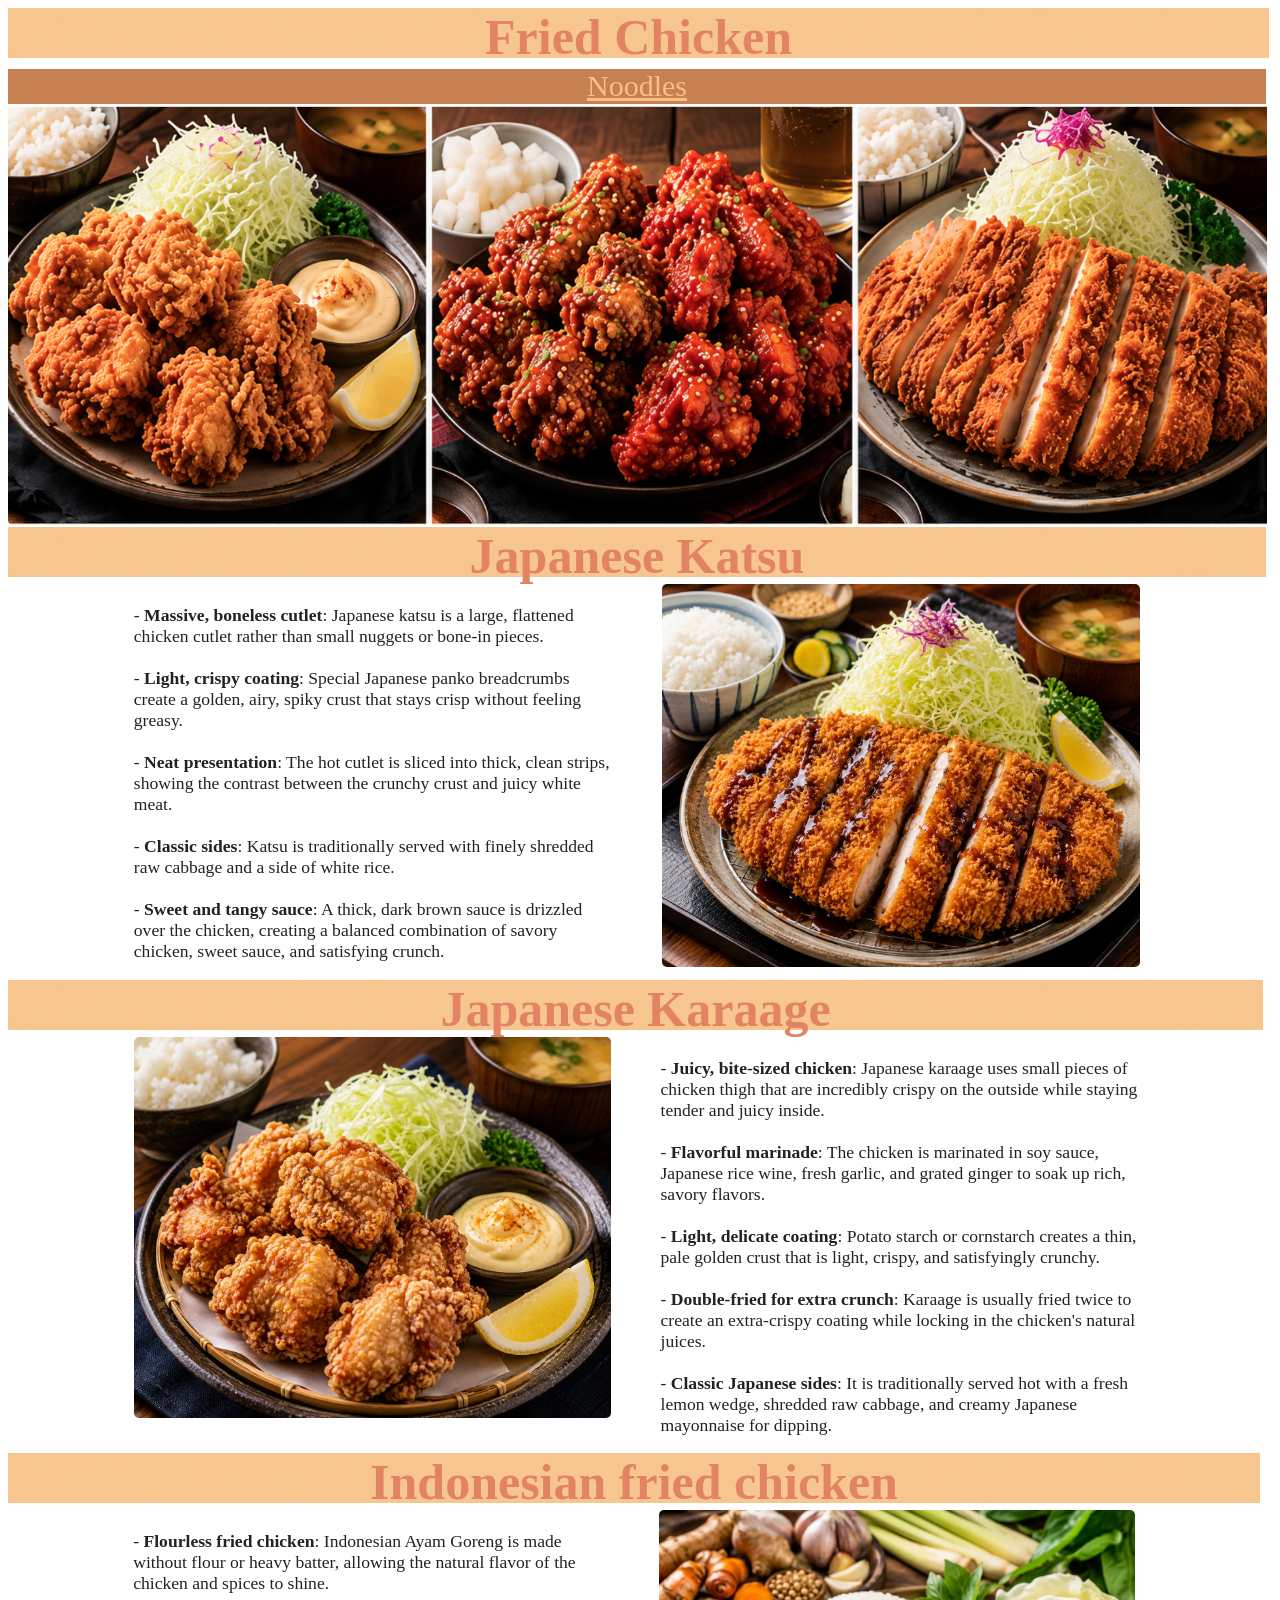
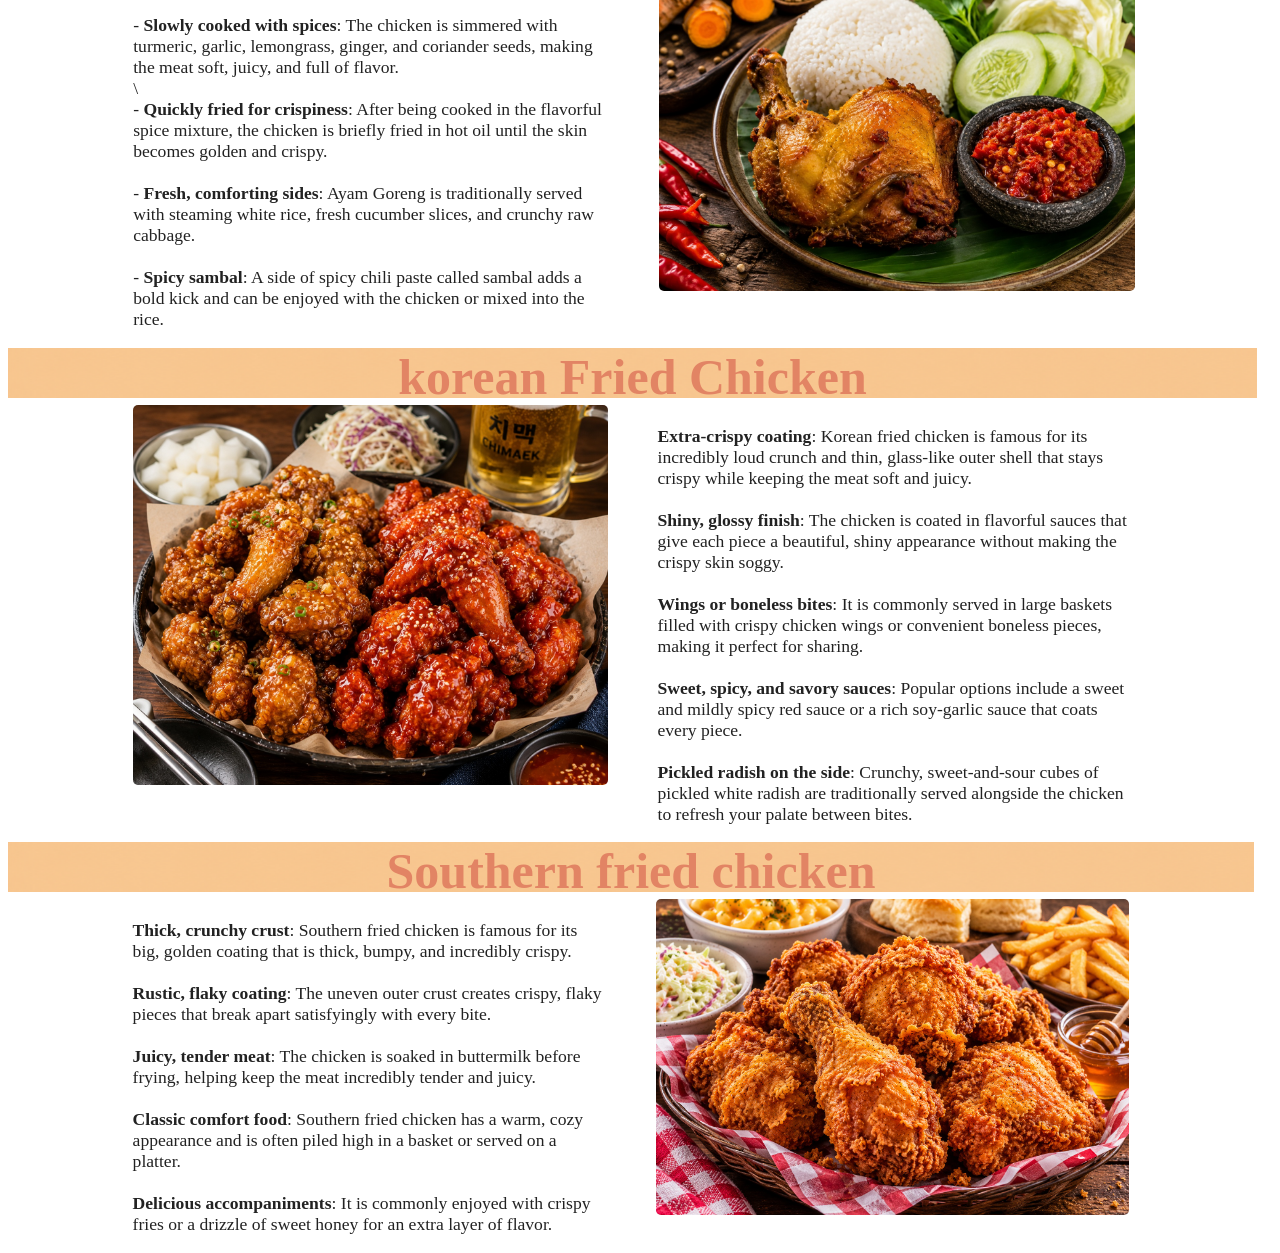
<file: index.html>
<!DOCTYPE html>
<html lang="en">
<head>
    <meta charset="UTF-8">
    <meta name="viewport" content="width=device-width, initial-scale=1.0">
    <link rel="stylesheet" href="style.css">
    <title>Fried Chicken</title>
    <link rel="icon" href="fried chicken icon.jpg">
</head>
<body>
    <section class="hero-image">
    <h1 class="hero-text">
        Fried Chicken 
    </h1>
    <section class="hero-image2">
    <a href="noodles.html">Noodles</a>
    </section>
    <main class="mainimg">
        <img src="FriedChicken2.jpg" alt="FriedChicken">
    </main> 
    <section class="hero-image">
        <h1 class="hero-text">
            Japanese Katsu            
        </h1>   
 <!-- Two columns layout start -->
    <section class="two-column">
        <div class="info">  
            <p>
- <strong>Massive, boneless cutlet</strong>: Japanese katsu is a large, flattened chicken cutlet rather than small nuggets or bone-in pieces.<br><br>

- <strong>Light, crispy coating</strong>: Special Japanese panko breadcrumbs create a golden, airy, spiky crust that stays crisp without feeling greasy.<br><br>

- <strong>Neat presentation</strong>: The hot cutlet is sliced into thick, clean strips, showing the contrast between the crunchy crust and juicy white meat.<br><br>

- <strong>Classic sides</strong>: Katsu is traditionally served with finely shredded raw cabbage and a side of white rice.<br><br>

- <strong>Sweet and tangy sauce</strong>: A thick, dark brown sauce is drizzled over the chicken, creating a balanced combination of savory chicken, sweet sauce, and satisfying crunch.</p>
        </div>
        <div class="image">
            <img src="Katsu.jpg" alt="Japanese Katsu Chicken">    
        </div> 
    </section>
    <!-- Two columns layout end -->
    <section class="hero-image">
            <h1 class="hero-text">
                Japanese Karaage           
            </h1> 
<!-- Two columns layout start -->
    <section class="two-column">
        <div class="image">
            <img src="karaage.jpg" alt="Japanese karaage Chicken">    
        </div> 
        <div class="info">  
            <p>
- <strong>Juicy, bite-sized chicken</strong>: Japanese karaage uses small pieces of chicken thigh that are incredibly crispy on the outside while staying tender and juicy inside.<br><br>

- <strong>Flavorful marinade</strong>: The chicken is marinated in soy sauce, Japanese rice wine, fresh garlic, and grated ginger to soak up rich, savory flavors.<br><br>

- <strong>Light, delicate coating</strong>: Potato starch or cornstarch creates a thin, pale golden crust that is light, crispy, and satisfyingly crunchy.<br><br>

- <strong>Double-fried for extra crunch</strong>: Karaage is usually fried twice to create an extra-crispy coating while locking in the chicken's natural juices.<br><br>

- <strong>Classic Japanese sides</strong>: It is traditionally served hot with a fresh lemon wedge, shredded raw cabbage, and creamy Japanese mayonnaise for dipping.</p>
        </div>
    </section>
    <!-- Two columns layout end -->
     <section class="hero-image">
                <h1 class="hero-text">
                    Indonesian fried chicken           
                </h1> 
    <!-- Two columns layout start -->
        <section class="two-column">
            <div class="info">  
                <p>

- <strong>Flourless fried chicken</strong>: Indonesian Ayam Goreng is made without flour or heavy batter, allowing the natural flavor of the chicken and spices to shine.<br><br>
                    
- <strong>Slowly cooked with spices</strong>: The chicken is simmered with turmeric, garlic, lemongrass, ginger, and coriander seeds, making the meat soft, juicy, and full of flavor.<br>\<br>
                    
- <strong>Quickly fried for crispiness</strong>: After being cooked in the flavorful spice mixture, the chicken is briefly fried in hot oil until the skin becomes golden and crispy.<br><br>
                    
- <strong>Fresh, comforting sides</strong>: Ayam Goreng is traditionally served with steaming white rice, fresh cucumber slices, and crunchy raw cabbage.<br><br>
                    
- <strong>Spicy sambal</strong>: A side of spicy chili paste called sambal adds a bold kick and can be enjoyed with the chicken or mixed into the rice.</p>
            </div>
            <div class="image">
                <img src="Indonesian.jpg" alt="Indonesian fried chicken">    
            </div> 
        </section>
        <!-- Two columns layout end -->
        <section class="hero-image">
                <h1 class="hero-text">
                    korean Fried Chicken           
                </h1> 
    <!-- Two columns layout start -->
        <section class="two-column">
            <div class="image">
                <img src="korean.jpg" alt="korean Fried Chicken">    
            </div> 
            <div class="info">  
                <p>
<strong>Extra-crispy coating</strong>: Korean fried chicken is famous for its incredibly loud crunch and thin, glass-like outer shell that stays crispy while keeping the meat soft and juicy.<br><br>

<strong>Shiny, glossy finish</strong>: The chicken is coated in flavorful sauces that give each piece a beautiful, shiny appearance without making the crispy skin soggy.<br><br>

<strong>Wings or boneless bites</strong>: It is commonly served in large baskets filled with crispy chicken wings or convenient boneless pieces, making it perfect for sharing.<br><br>

<strong>Sweet, spicy, and savory sauces</strong>: Popular options include a sweet and mildly spicy red sauce or a rich soy-garlic sauce that coats every piece.<br><br>

<strong>Pickled radish on the side</strong>: Crunchy, sweet-and-sour cubes of pickled white radish are traditionally served alongside the chicken to refresh your palate between bites.</p>        
            </div>
        </section>
        <!-- Two columns layout end -->
         
        <!-- Two columns layout end -->
        <section class="hero-image">
                <h1 class="hero-text">
                    Southern fried chicken           
                </h1> 
    <!-- Two columns layout start -->
        <section class="two-column">
            <div class="info">  
                <p>
<strong>Thick, crunchy crust</strong>: Southern fried chicken is famous for its big, golden coating that is thick, bumpy, and incredibly crispy.<br><br>

<strong>Rustic, flaky coating</strong>: The uneven outer crust creates crispy, flaky pieces that break apart satisfyingly with every bite.<br><br>

<strong>Juicy, tender meat</strong>: The chicken is soaked in buttermilk before frying, helping keep the meat incredibly tender and juicy.<br><br>

<strong>Classic comfort food</strong>: Southern fried chicken has a warm, cozy appearance and is often piled high in a basket or served on a platter.<br><br>

<strong>Delicious accompaniments</strong>: It is commonly enjoyed with crispy fries or a drizzle of sweet honey for an extra layer of flavor.</p>
            </div>
            <div class="image">
                <img src="southern.jpg" alt="southern Fried Chicken">    
            </div>    
        </section>
        <!-- Two columns layout end -->
</body>
</file>
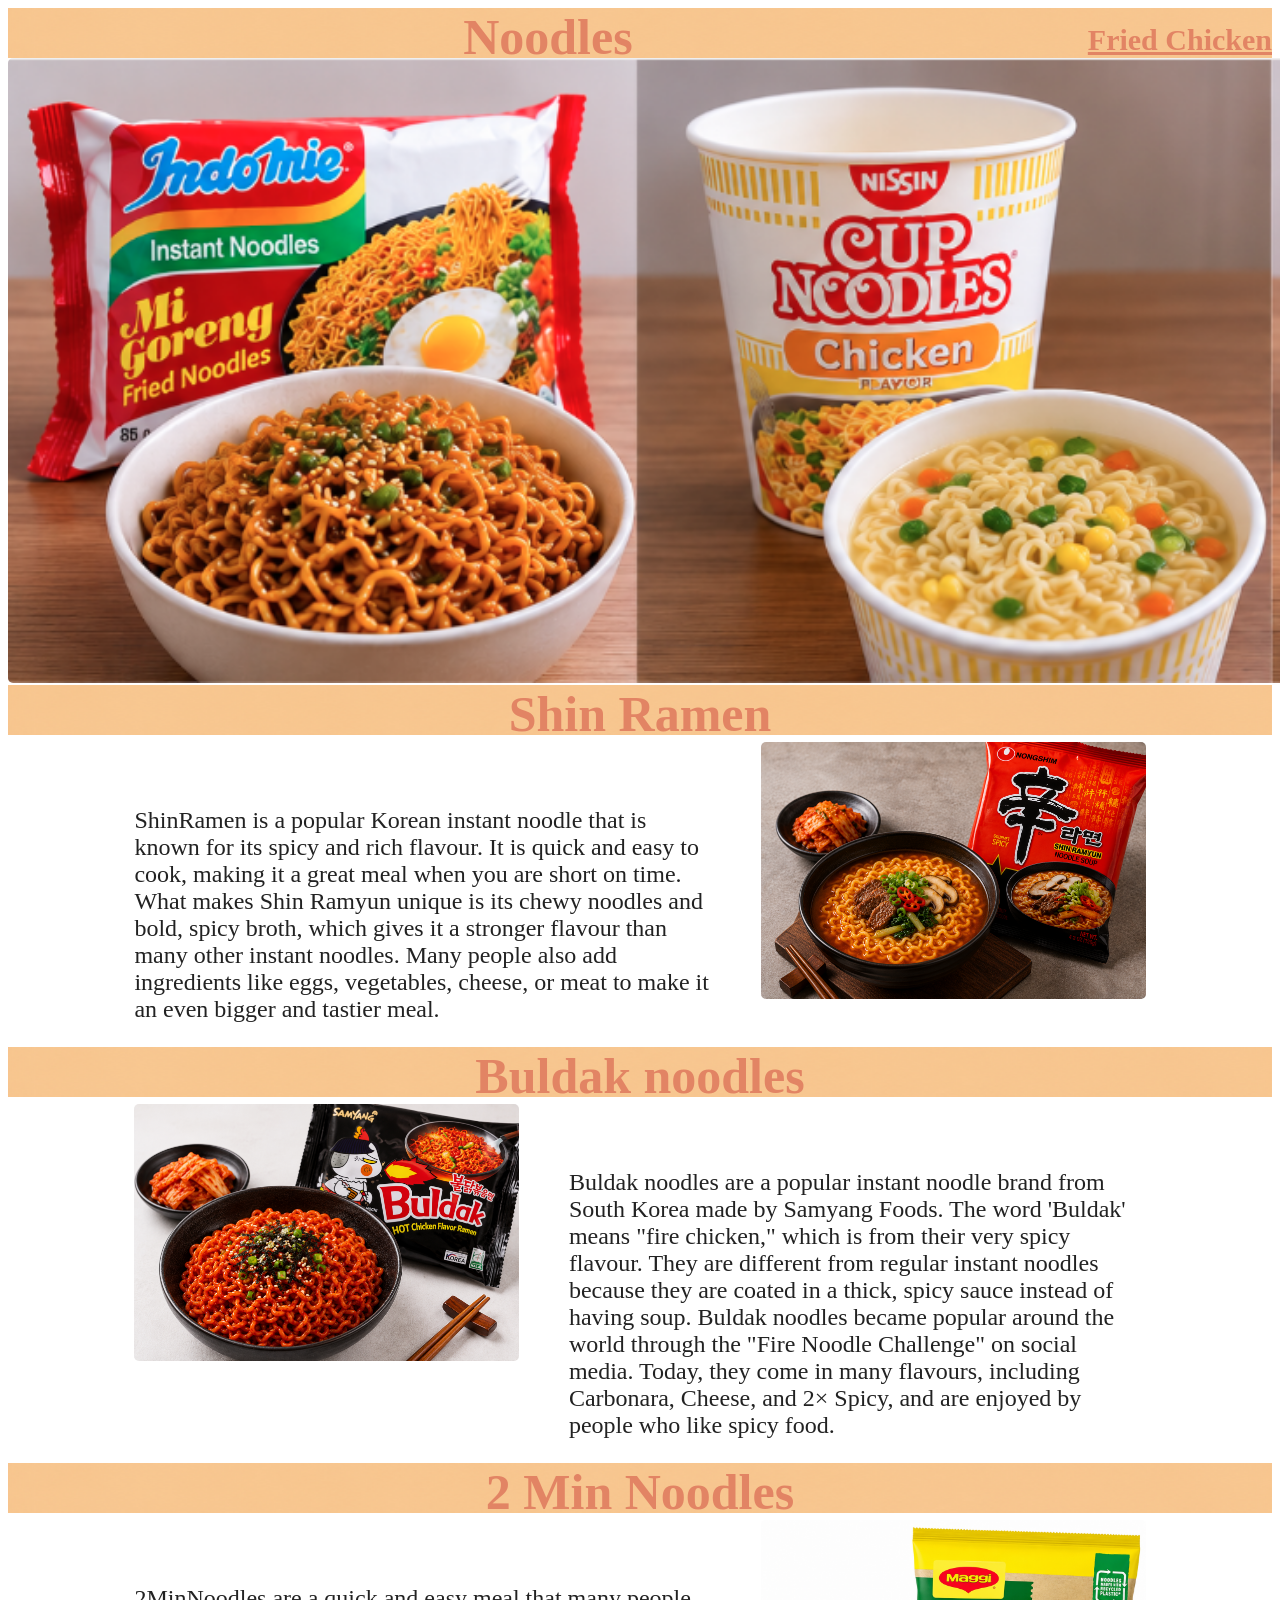
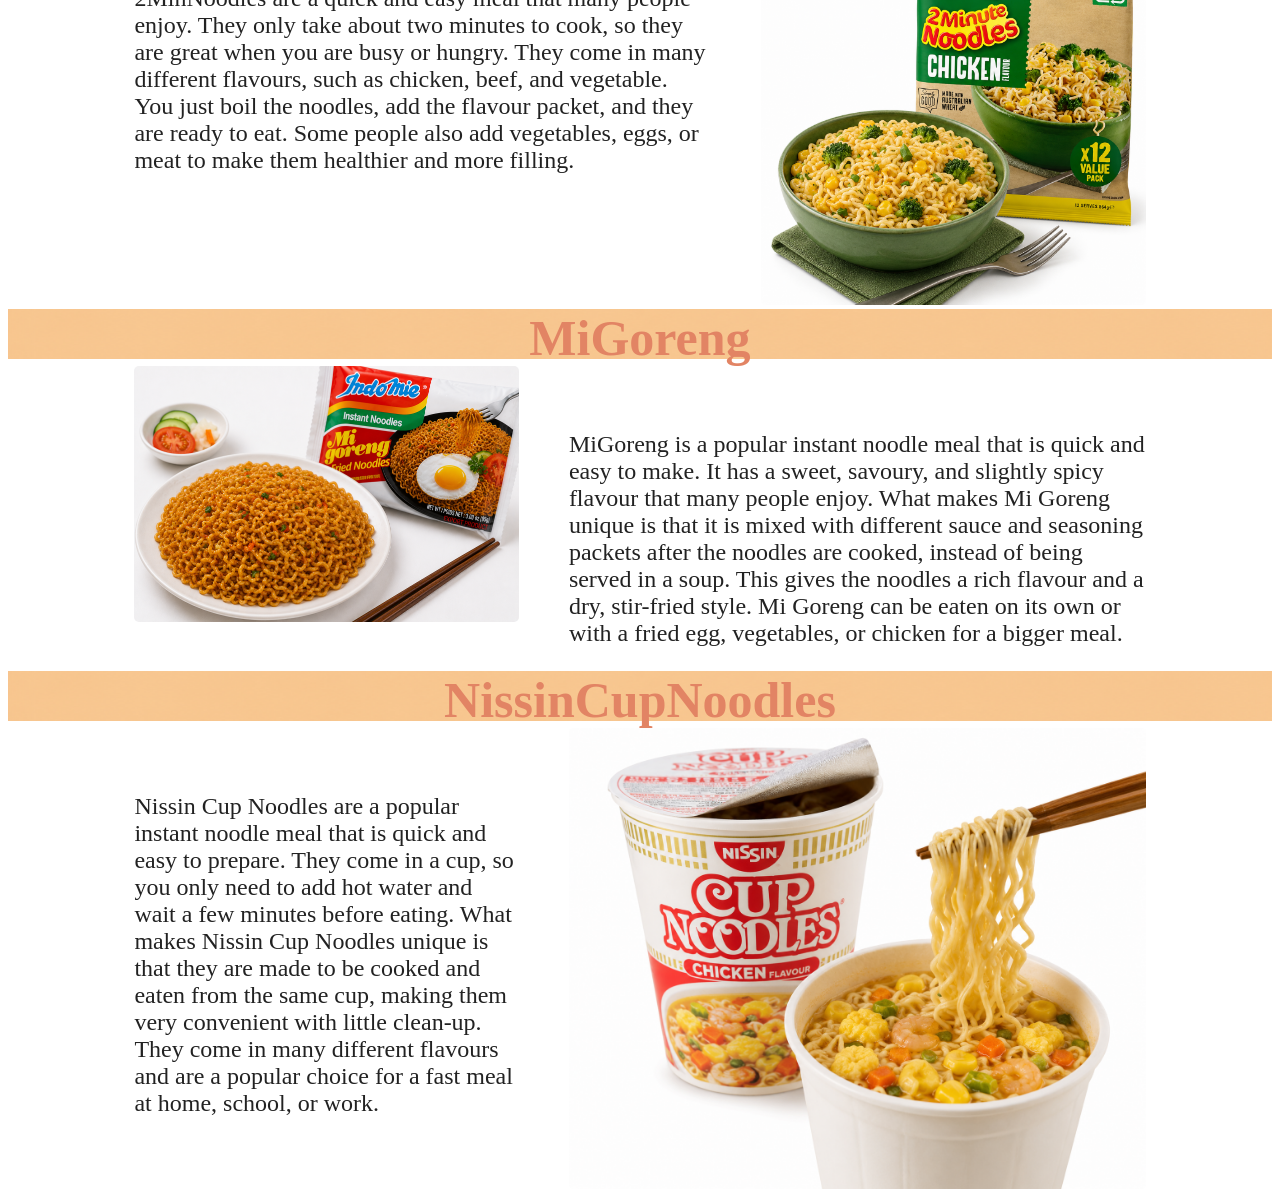
<file: Website Outcome/index.html>
<!DOCTYPE html>
<html lang="en">
<head>
    <meta charset="UTF-8">
    <meta name="viewport" content="width=device-width, initial-scale=1.0">
    <link rel="stylesheet" href="style.css">
    <title>Buldak Noodles</title>
</head>
<body>
<section class="hero-image">
    <h1 class="hero-text">
        Noodles
        <a href="file:///H:/11DTP/Website%20Outcome/friedChicken.html">Fried Chicken</a>
    </h1>
</section>   
    </section>
    <main class="mainimg">
        <img src="noodles.jpg" alt="Noodles">
    </main> 
    <section class="hero-image">
        <h1 class="hero-text">
            Shin Ramen            
        </h1>   
 <!-- Two columns layout start -->
    <section class="two-column">
        <div class="info">  
            <p>ShinRamen is a popular Korean instant noodle that is known for its spicy and rich flavour. It is quick and easy to cook, making it a great meal when you are short on time. What makes Shin Ramyun unique is its chewy noodles and bold, spicy broth, which gives it a stronger flavour than many other instant noodles. Many people also add ingredients like eggs, vegetables, cheese, or meat to make it an even bigger and tastier meal.</p>
        </div>
        <div class="image">
            <img src="ShinRamen.jpg" alt="Shin Ramen">    
        </div> 
    </section>
    <!-- Two columns layout end -->
    <section class="hero-image">
            <h1 class="hero-text">
                Buldak noodles           
            </h1> 
<!-- Two columns layout start -->
    <section class="two-column1">
        <div class="image">
            <img src="Buldak.jpg" alt="Buldak Noodles">    
        </div> 
        <div class="info">  
            <p>Buldak noodles are a popular instant noodle brand from South Korea made by Samyang Foods. The word 'Buldak' means "fire chicken," which is from their very spicy flavour. They are different from regular instant noodles because they are coated in a thick, spicy sauce instead of having soup. Buldak noodles became popular around the world through the "Fire Noodle Challenge" on social media. Today, they come in many flavours, including Carbonara, Cheese, and 2× Spicy, and are enjoyed by people who like spicy food.</p>
        </div>
    </section>
    <!-- Two columns layout end -->
     <section class="hero-image">
                <h1 class="hero-text">
                    2 Min Noodles           
                </h1> 
    <!-- Two columns layout start -->
        <section class="two-column">
            <div class="info">  
                <p>2MinNoodles are a quick and easy meal that many people enjoy. They only take about two minutes to cook, so they are great when you are busy or hungry. They come in many different flavours, such as chicken, beef, and vegetable. You just boil the noodles, add the flavour packet, and they are ready to eat. Some people also add vegetables, eggs, or meat to make them healthier and more filling.</p>
            </div>
            <div class="image">
                <img src="2MinNoodles.jpg" alt="2 Min noodles">    
            </div> 
        </section>
        <!-- Two columns layout end -->
        <section class="hero-image">
                <h1 class="hero-text">
                    MiGoreng           
                </h1> 
    <!-- Two columns layout start -->
        <section class="two-column1">
            <div class="image">
                <img src="MiGoreng.jpg" alt="MiGoreng">    
            </div> 
            <div class="info">  
                <p>MiGoreng is a popular instant noodle meal that is quick and easy to make. It has a sweet, savoury, and slightly spicy flavour that many people enjoy. What makes Mi Goreng unique is that it is mixed with different sauce and seasoning packets after the noodles are cooked, instead of being served in a soup. This gives the noodles a rich flavour and a dry, stir-fried style. Mi Goreng can be eaten on its own or with a fried egg, vegetables, or chicken for a bigger meal.</p>
            </div>
        </section>
        <!-- Two columns layout end -->
         
        <!-- Two columns layout end -->
        <section class="hero-image">
                <h1 class="hero-text">
                    NissinCupNoodles          
                </h1> 
    <!-- Two columns layout start -->
        <section class="two-column1">
            <div class="info">  
                <p>Nissin Cup Noodles are a popular instant noodle meal that is quick and easy to prepare. They come in a cup, so you only need to add hot water and wait a few minutes before eating. What makes Nissin Cup Noodles unique is that they are made to be cooked and eaten from the same cup, making them very convenient with little clean-up. They come in many different flavours and are a popular choice for a fast meal at home, school, or work.</p>
            </div>
            <div class="image">
                <img src="NissinCupNoodles.jpg" alt="NissinCupNoodles">    
            </div>    
        </section>
        <!-- Two columns layout end -->
</body>
</file>
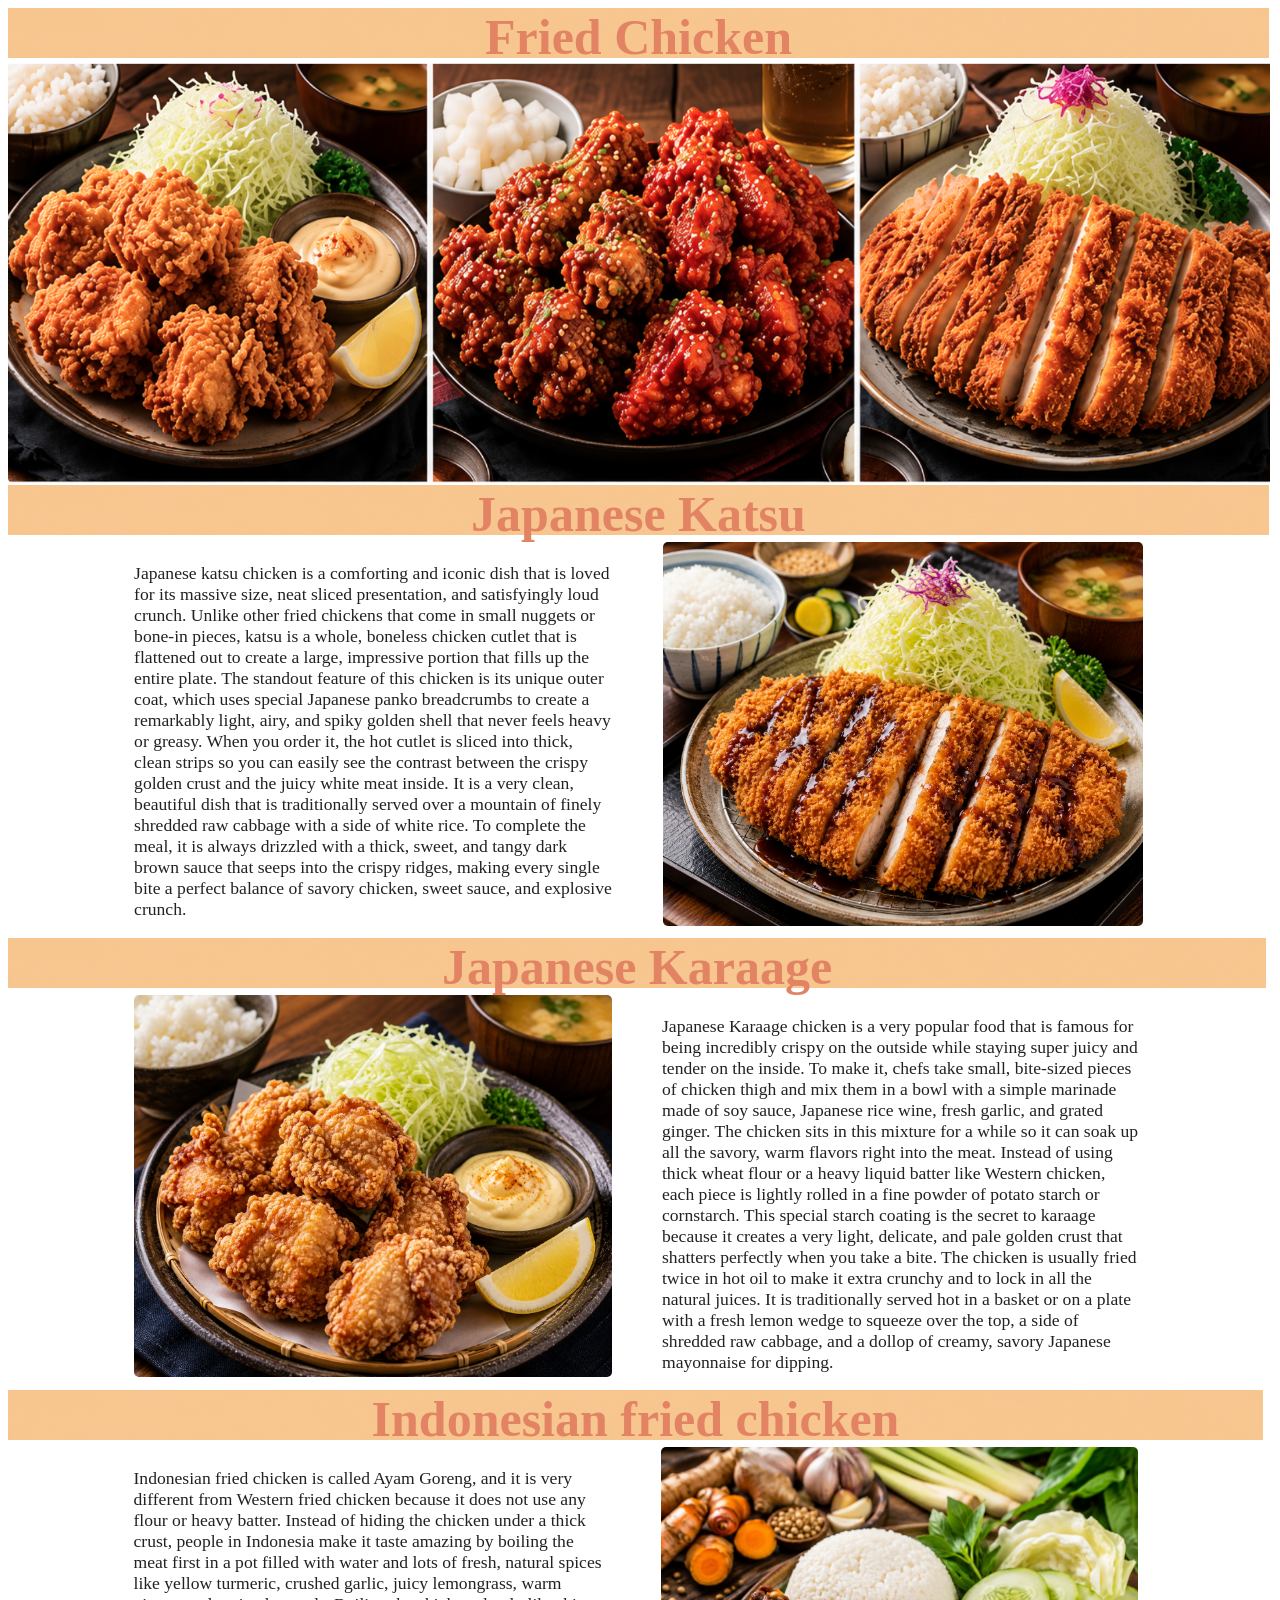
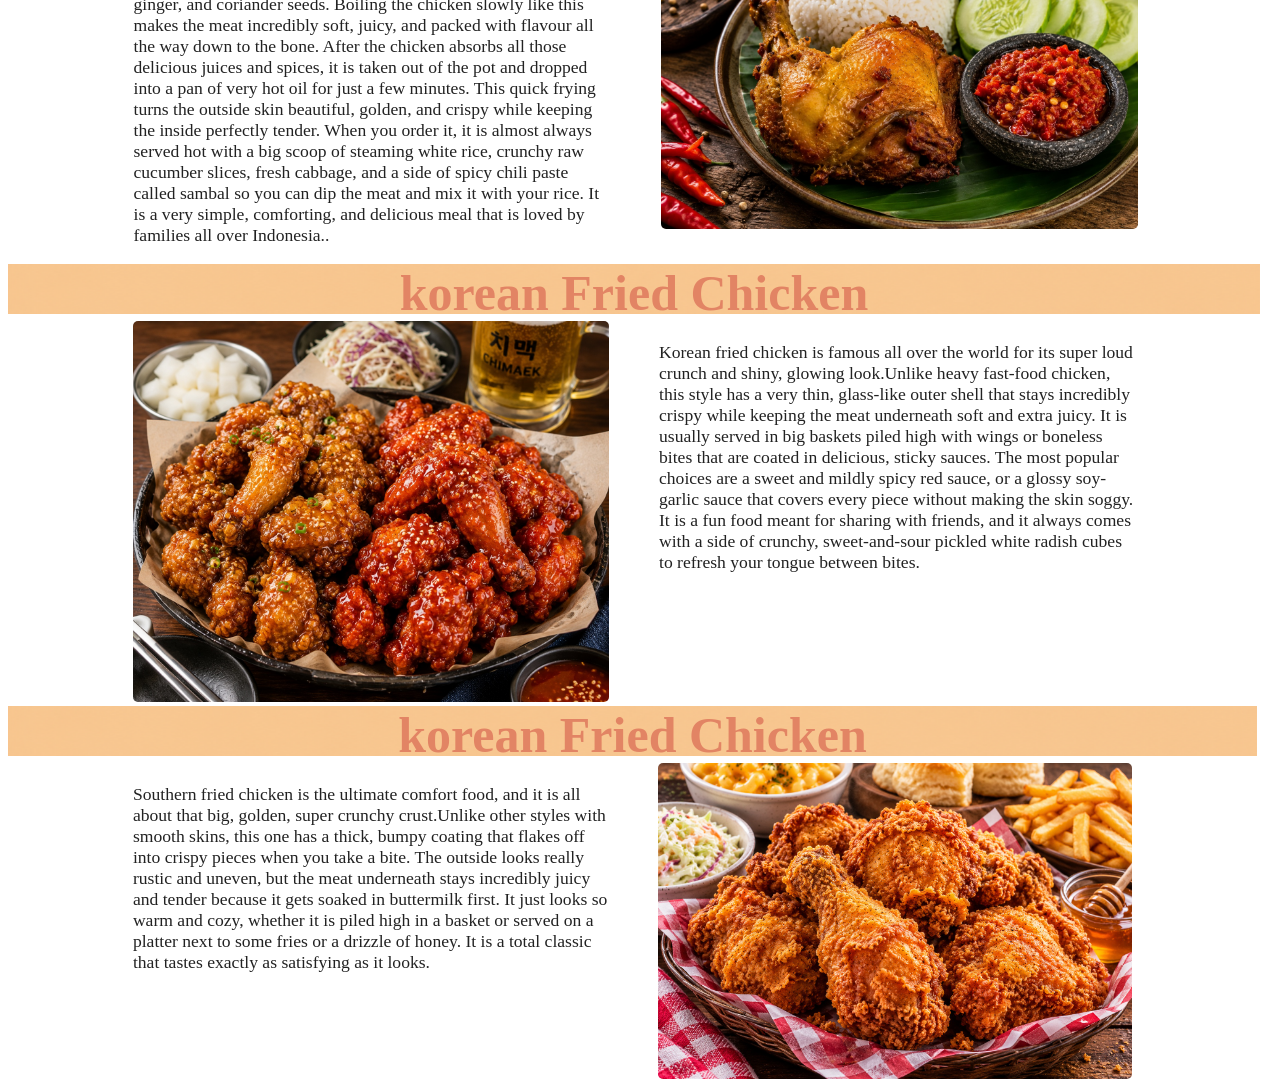
<file: friedChicken.html>
<!DOCTYPE html>
<html lang="en">
<head>
    <meta charset="UTF-8">
    <meta name="viewport" content="width=device-width, initial-scale=1.0">
    <link rel="stylesheet" href="style.css">
    <title>Fried Chicken</title>
    <link rel="icon" href="fried chicken icon.jpg">
</head>
<body>
    <section class="hero-image">
    <h1 class="hero-text">
        Fried Chicken
        <a href="file:///H:/11DTP/Website%20Outcome/Noodles.html">Noodles</a>
    </h1>
    </section>
    <main class="mainimg">
        <img src="FriedChicken2.jpg" alt="FriedChicken">
    </main> 
    <section class="hero-image">
        <h1 class="hero-text">
            Japanese Katsu            
        </h1>   
 <!-- Two columns layout start -->
    <section class="two-column">
        <div class="info">  
            <p>Japanese katsu chicken is a comforting and iconic dish that is loved for its massive size, neat sliced presentation, and satisfyingly loud crunch. Unlike other fried chickens that come in small nuggets or bone-in pieces, katsu is a whole, boneless chicken cutlet that is flattened out to create a large, impressive portion that fills up the entire plate. The standout feature of this chicken is its unique outer coat, which uses special Japanese panko breadcrumbs to create a remarkably light, airy, and spiky golden shell that never feels heavy or greasy. When you order it, the hot cutlet is sliced into thick, clean strips so you can easily see the contrast between the crispy golden crust and the juicy white meat inside. It is a very clean, beautiful dish that is traditionally served over a mountain of finely shredded raw cabbage with a side of white rice. To complete the meal, it is always drizzled with a thick, sweet, and tangy dark brown sauce that seeps into the crispy ridges, making every single bite a perfect balance of savory chicken, sweet sauce, and explosive crunch.</p>
        </div>
        <div class="image">
            <img src="Katsu.jpg" alt="Japanese Katsu Chicken">    
        </div> 
    </section>
    <!-- Two columns layout end -->
    <section class="hero-image">
            <h1 class="hero-text">
                Japanese Karaage           
            </h1> 
<!-- Two columns layout start -->
    <section class="two-column">
        <div class="image">
            <img src="karaage.jpg" alt="Japanese karaage Chicken">    
        </div> 
        <div class="info">  
            <p>Japanese Karaage chicken is a very popular food that is famous for being incredibly crispy on the outside while staying super juicy and tender on the inside. To make it, chefs take small, bite-sized pieces of chicken thigh and mix them in a bowl with a simple marinade made of soy sauce, Japanese rice wine, fresh garlic, and grated ginger. The chicken sits in this mixture for a while so it can soak up all the savory, warm flavors right into the meat. Instead of using thick wheat flour or a heavy liquid batter like Western chicken, each piece is lightly rolled in a fine powder of potato starch or cornstarch. This special starch coating is the secret to karaage because it creates a very light, delicate, and pale golden crust that shatters perfectly when you take a bite. The chicken is usually fried twice in hot oil to make it extra crunchy and to lock in all the natural juices. It is traditionally served hot in a basket or on a plate with a fresh lemon wedge to squeeze over the top, a side of shredded raw cabbage, and a dollop of creamy, savory Japanese mayonnaise for dipping.</p>
        </div>
    </section>
    <!-- Two columns layout end -->
     <section class="hero-image">
                <h1 class="hero-text">
                    Indonesian fried chicken           
                </h1> 
    <!-- Two columns layout start -->
        <section class="two-column">
            <div class="info">  
                <p>Indonesian fried chicken is called Ayam Goreng, and it is very different from Western fried chicken because it does not use any flour or heavy batter. Instead of hiding the chicken under a thick crust, people in Indonesia make it taste amazing by boiling the meat first in a pot filled with water and lots of fresh, natural spices like yellow turmeric, crushed garlic, juicy lemongrass, warm ginger, and coriander seeds. Boiling the chicken slowly like this makes the meat incredibly soft, juicy, and packed with flavour all the way down to the bone. After the chicken absorbs all those delicious juices and spices, it is taken out of the pot and dropped into a pan of very hot oil for just a few minutes. This quick frying turns the outside skin beautiful, golden, and crispy while keeping the inside perfectly tender. When you order it, it is almost always served hot with a big scoop of steaming white rice, crunchy raw cucumber slices, fresh cabbage, and a side of spicy chili paste called sambal so you can dip the meat and mix it with your rice. It is a very simple, comforting, and delicious meal that is loved by families all over Indonesia..</p>
            </div>
            <div class="image">
                <img src="Indonesian.jpg" alt="Indonesian fried chicken">    
            </div> 
        </section>
        <!-- Two columns layout end -->
        <section class="hero-image">
                <h1 class="hero-text">
                    korean Fried Chicken           
                </h1> 
    <!-- Two columns layout start -->
        <section class="two-column">
            <div class="image">
                <img src="korean.jpg" alt="korean Fried Chicken">    
            </div> 
            <div class="info">  
                <p>Korean fried chicken is famous all over the world for its super loud crunch and shiny, glowing look.Unlike heavy fast-food chicken, this style has a very thin, glass-like outer shell that stays incredibly crispy while keeping the meat underneath soft and extra juicy. It is usually served in big baskets piled high with wings or boneless bites that are coated in delicious, sticky sauces. The most popular choices are a sweet and mildly spicy red sauce, or a glossy soy-garlic sauce that covers every piece without making the skin soggy. It is a fun food meant for sharing with friends, and it always comes with a side of crunchy, sweet-and-sour pickled white radish cubes to refresh your tongue between bites.</p>
            </div>
        </section>
        <!-- Two columns layout end -->
         
        <!-- Two columns layout end -->
        <section class="hero-image">
                <h1 class="hero-text">
                    korean Fried Chicken           
                </h1> 
    <!-- Two columns layout start -->
        <section class="two-column">
            <div class="info">  
                <p>Southern fried chicken is the ultimate comfort food, and it is all about that big, golden, super crunchy crust.Unlike other styles with smooth skins, this one has a thick, bumpy coating that flakes off into crispy pieces when you take a bite. The outside looks really rustic and uneven, but the meat underneath stays incredibly juicy and tender because it gets soaked in buttermilk first. It just looks so warm and cozy, whether it is piled high in a basket or served on a platter next to some fries or a drizzle of honey. It is a total classic that tastes exactly as satisfying as it looks.</p>
            </div>
            <div class="image">
                <img src="southern.jpg" alt="southern Fried Chicken">    
            </div>    
        </section>
        <!-- Two columns layout end -->
</body>
</file>
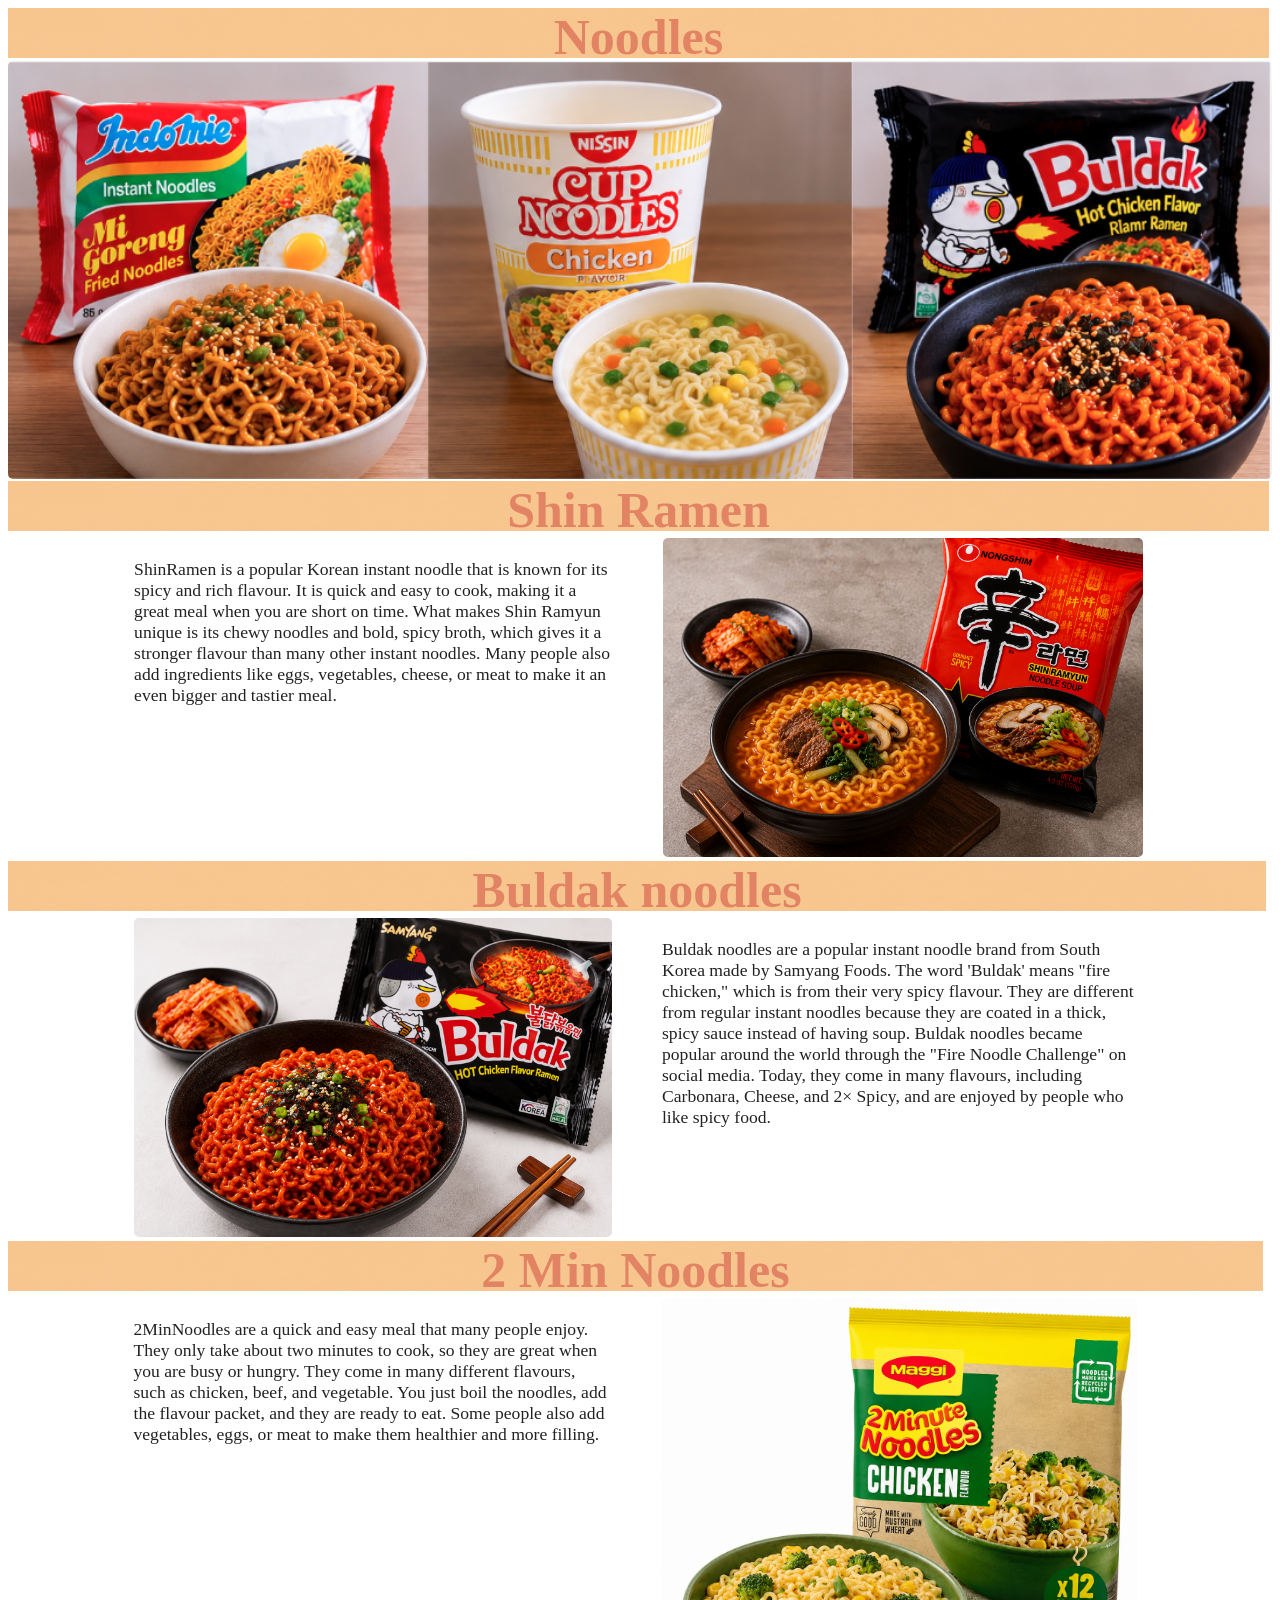
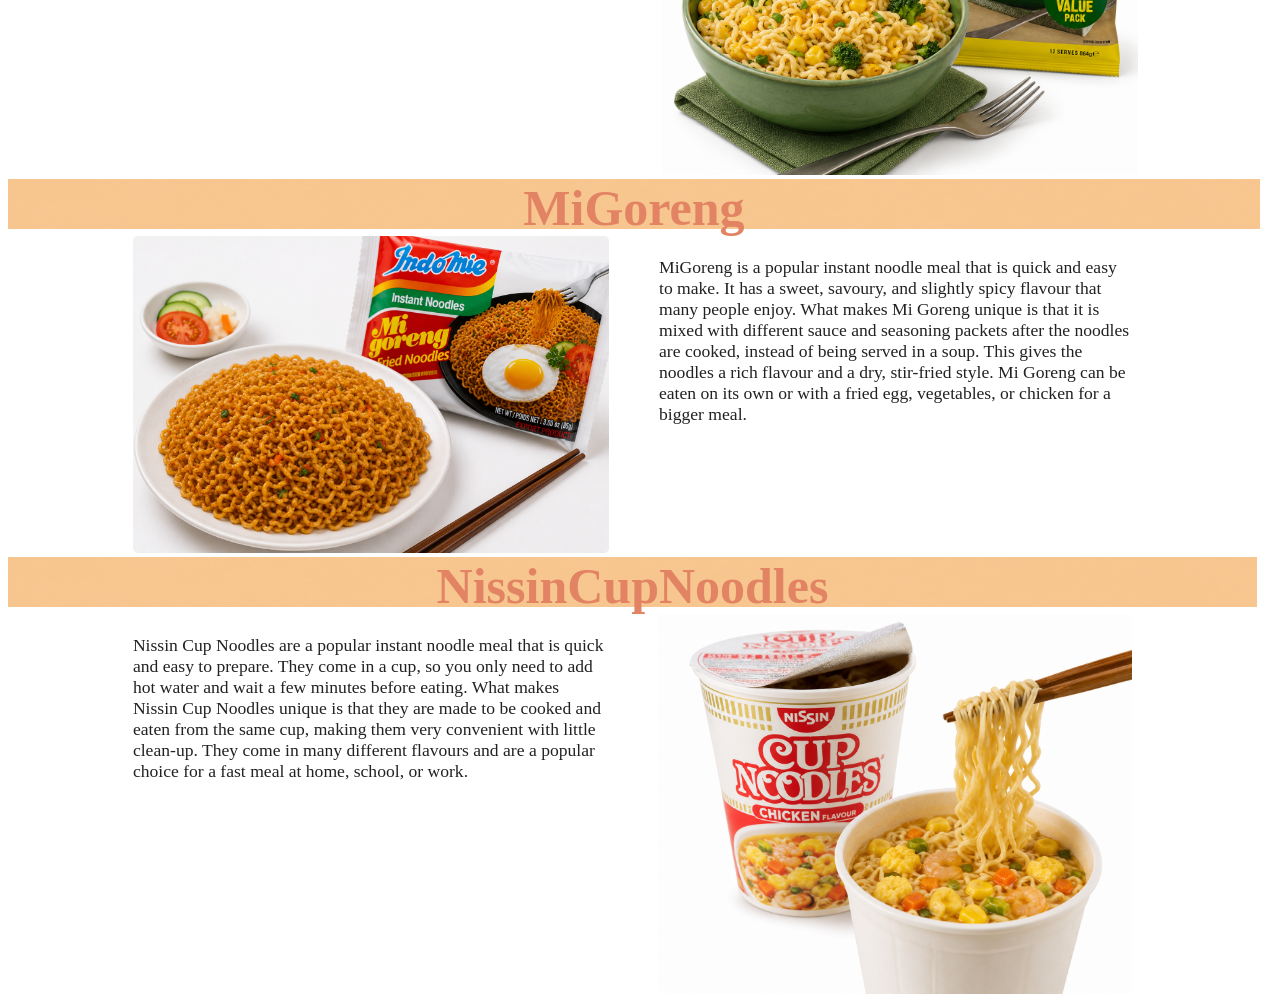
<file: Noodles.html>
<!DOCTYPE html>
<html lang="en">
<head>
    <meta charset="UTF-8">
    <meta name="viewport" content="width=device-width, initial-scale=1.0">
    <link rel="stylesheet" href="style.css">
    <title>Buldak Noodles</title>
</head>
<body>
<section class="hero-image">
    <h1 class="hero-text">
        Noodles
        <a href="file:///H:/11DTP/Website%20Outcome/friedChicken.html">Fried Chicken</a>
    </h1>
</section>   
    </section>
    <main class="mainimg">
        <img src="noodles.jpg" alt="Noodles">
    </main> 
    <section class="hero-image">
        <h1 class="hero-text">
            Shin Ramen            
        </h1>   
 <!-- Two columns layout start -->
    <section class="two-column">
        <div class="info">  
            <p>ShinRamen is a popular Korean instant noodle that is known for its spicy and rich flavour. It is quick and easy to cook, making it a great meal when you are short on time. What makes Shin Ramyun unique is its chewy noodles and bold, spicy broth, which gives it a stronger flavour than many other instant noodles. Many people also add ingredients like eggs, vegetables, cheese, or meat to make it an even bigger and tastier meal.</p>
        </div>
        <div class="image">
            <img src="ShinRamen.jpg" alt="Shin Ramen">    
        </div> 
    </section>
    <!-- Two columns layout end -->
    <section class="hero-image">
            <h1 class="hero-text">
                Buldak noodles           
            </h1> 
<!-- Two columns layout start -->
    <section class="two-column1">
        <div class="image">
            <img src="Buldak.jpg" alt="Buldak Noodles">    
        </div> 
        <div class="info">  
            <p>Buldak noodles are a popular instant noodle brand from South Korea made by Samyang Foods. The word 'Buldak' means "fire chicken," which is from their very spicy flavour. They are different from regular instant noodles because they are coated in a thick, spicy sauce instead of having soup. Buldak noodles became popular around the world through the "Fire Noodle Challenge" on social media. Today, they come in many flavours, including Carbonara, Cheese, and 2× Spicy, and are enjoyed by people who like spicy food.</p>
        </div>
    </section>
    <!-- Two columns layout end -->
     <section class="hero-image">
                <h1 class="hero-text">
                    2 Min Noodles           
                </h1> 
    <!-- Two columns layout start -->
        <section class="two-column">
            <div class="info">  
                <p>2MinNoodles are a quick and easy meal that many people enjoy. They only take about two minutes to cook, so they are great when you are busy or hungry. They come in many different flavours, such as chicken, beef, and vegetable. You just boil the noodles, add the flavour packet, and they are ready to eat. Some people also add vegetables, eggs, or meat to make them healthier and more filling.</p>
            </div>
            <div class="image">
                <img src="2MinNoodles.jpg" alt="2 Min noodles">    
            </div> 
        </section>
        <!-- Two columns layout end -->
        <section class="hero-image">
                <h1 class="hero-text">
                    MiGoreng           
                </h1> 
    <!-- Two columns layout start -->
        <section class="two-column1">
            <div class="image">
                <img src="MiGoreng.jpg" alt="MiGoreng">    
            </div> 
            <div class="info">  
                <p>MiGoreng is a popular instant noodle meal that is quick and easy to make. It has a sweet, savoury, and slightly spicy flavour that many people enjoy. What makes Mi Goreng unique is that it is mixed with different sauce and seasoning packets after the noodles are cooked, instead of being served in a soup. This gives the noodles a rich flavour and a dry, stir-fried style. Mi Goreng can be eaten on its own or with a fried egg, vegetables, or chicken for a bigger meal.</p>
            </div>
        </section>
        <!-- Two columns layout end -->
         
        <!-- Two columns layout end -->
        <section class="hero-image">
                <h1 class="hero-text">
                    NissinCupNoodles          
                </h1> 
    <!-- Two columns layout start -->
        <section class="two-column1">
            <div class="info">  
                <p>Nissin Cup Noodles are a popular instant noodle meal that is quick and easy to prepare. They come in a cup, so you only need to add hot water and wait a few minutes before eating. What makes Nissin Cup Noodles unique is that they are made to be cooked and eaten from the same cup, making them very convenient with little clean-up. They come in many different flavours and are a popular choice for a fast meal at home, school, or work.</p>
            </div>
            <div class="image">
                <img src="NissinCupNoodles.jpg" alt="NissinCupNoodles">    
            </div>    
        </section>
        <!-- Two columns layout end -->
</body>
</file>
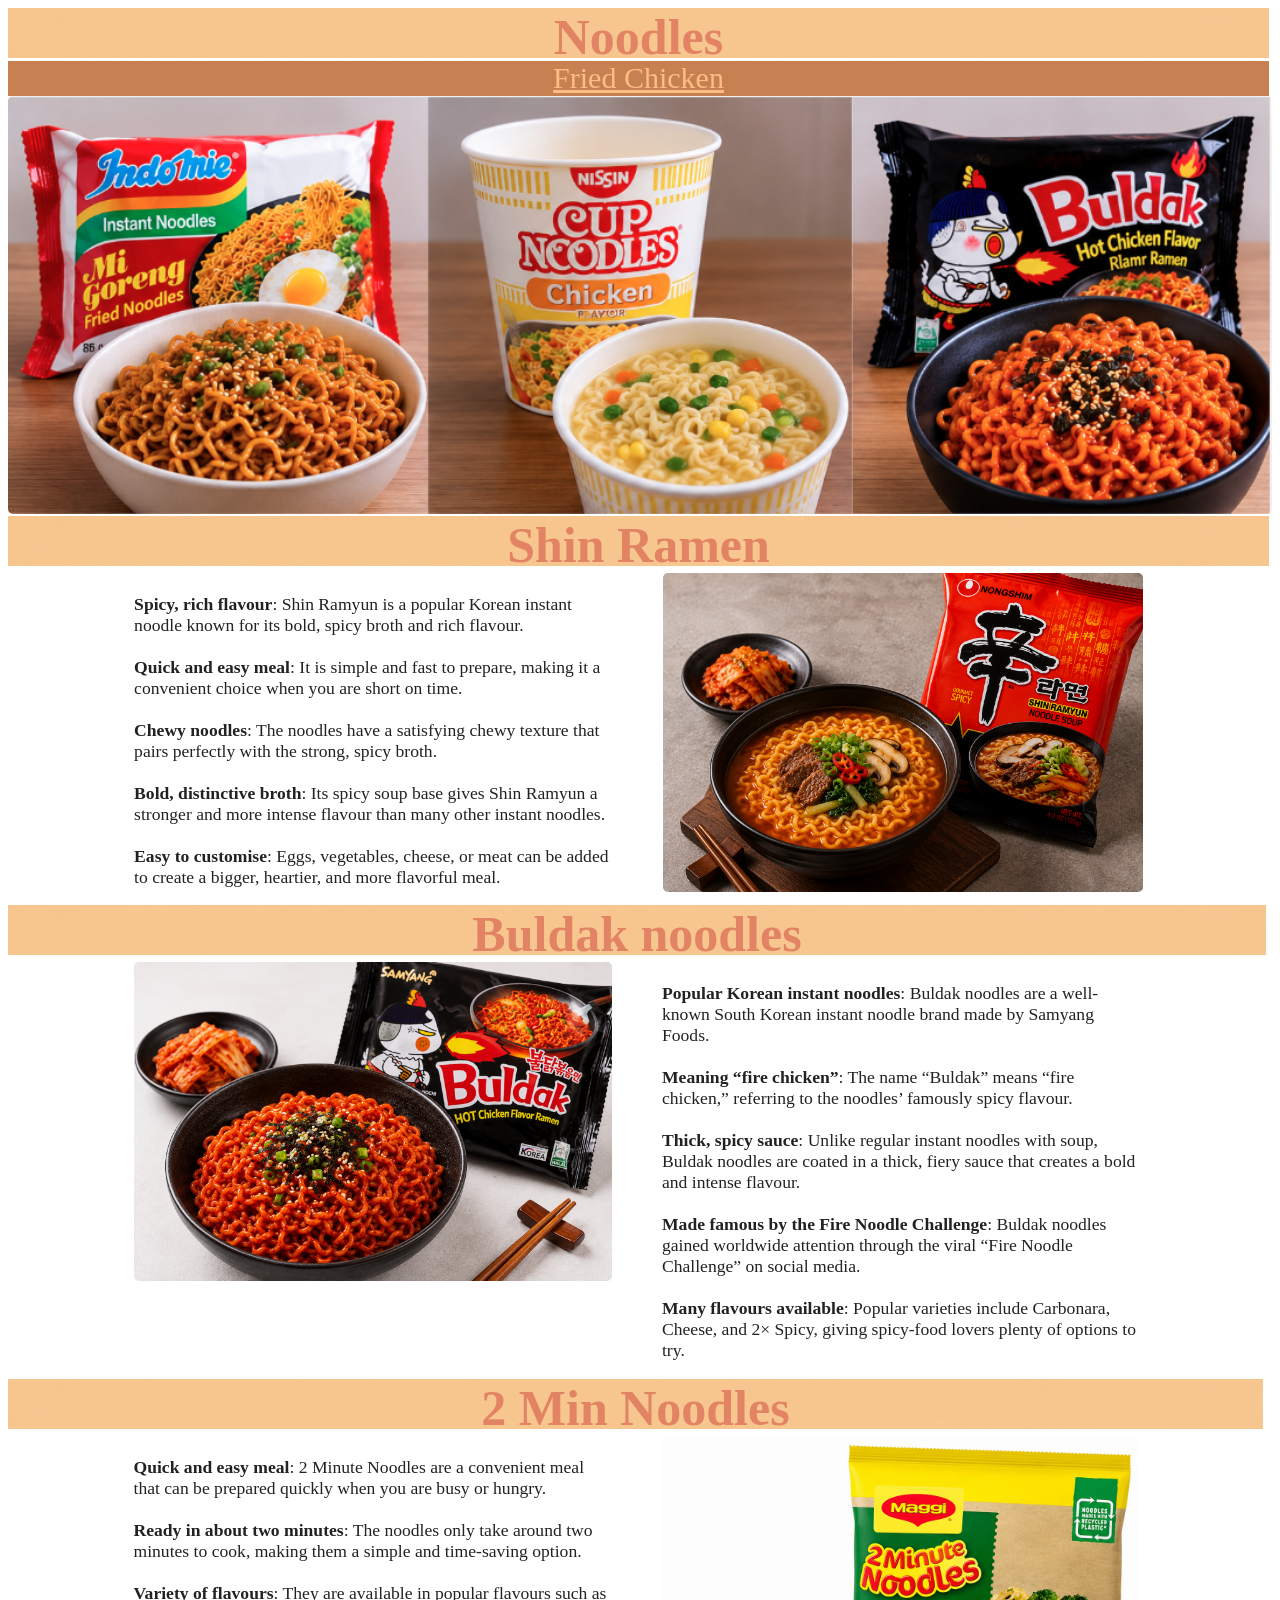
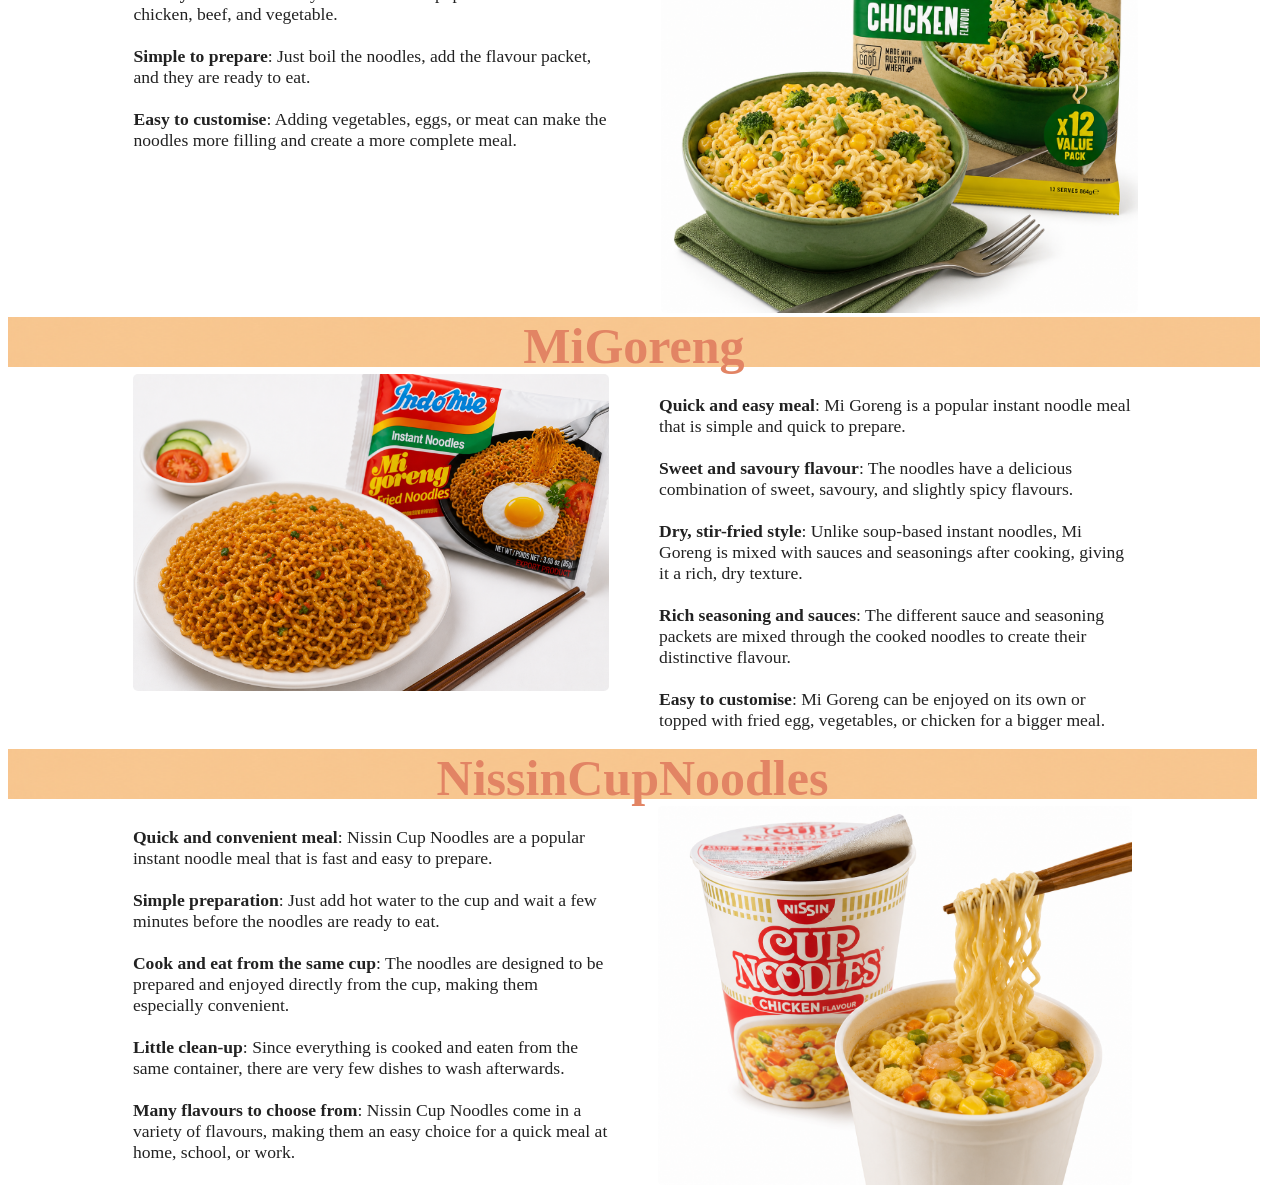
<file: noodles.html>
<!DOCTYPE html>
<html lang="en">
<head>
    <meta charset="UTF-8">
    <meta name="viewport" content="width=device-width, initial-scale=1.0">
    <link rel="stylesheet" href="style.css">
    <title>Noodles</title>
    <link rel="icon" href="noodles icon.jpg">
</head>
<body>
<section class="hero-image">
    <h1 class="hero-text">
        Noodles
    </h1>
</section>
    <section class="hero-image2">
    <a href="index.html">Fried Chicken</a>
    </section>
    <section>
    <main class="mainimg">
        <img src="noodles.jpg" alt="Noodles">
    </main> 
<section class="hero-image">
        <h1 class="hero-text">
            Shin Ramen            
        </h1>   
 <!-- Two columns layout start -->
    <section class="two-column1">
        <div class="info">  
            <p>
<strong>Spicy, rich flavour</strong>: Shin Ramyun is a popular Korean instant noodle known for its bold, spicy broth and rich flavour.<br><br>

<strong>Quick and easy meal</strong>: It is simple and fast to prepare, making it a convenient choice when you are short on time.<br><br>

<strong>Chewy noodles</strong>: The noodles have a satisfying chewy texture that pairs perfectly with the strong, spicy broth.<br><br>

<strong>Bold, distinctive broth</strong>: Its spicy soup base gives Shin Ramyun a stronger and more intense flavour than many other instant noodles.<br><br>

<strong>Easy to customise</strong>: Eggs, vegetables, cheese, or meat can be added to create a bigger, heartier, and more flavorful meal.</p>
        </div>
        <div class="image">
            <img src="ShinRamen.jpg" alt="Shin Ramen">    
        </div> 
    </section>
    <!-- Two columns layout end -->
    <section class="hero-image">
            <h1 class="hero-text">
                Buldak noodles           
            </h1> 
<!-- Two columns layout start -->
    <section class="two-column1">
        <div class="image">
            <img src="Buldak.jpg" alt="Buldak Noodles">    
        </div> 
        <div class="info">  
            <p>
<strong>Popular Korean instant noodles</strong>: Buldak noodles are a well-known South Korean instant noodle brand made by Samyang Foods.<br><br>

<strong>Meaning “fire chicken”</strong>: The name “Buldak” means “fire chicken,” referring to the noodles’ famously spicy flavour.<br><br>

<strong>Thick, spicy sauce</strong>: Unlike regular instant noodles with soup, Buldak noodles are coated in a thick, fiery sauce that creates a bold and intense flavour.<br><br>

<strong>Made famous by the Fire Noodle Challenge</strong>: Buldak noodles gained worldwide attention through the viral “Fire Noodle Challenge” on social media.<br><br>

<strong>Many flavours available</strong>: Popular varieties include Carbonara, Cheese, and 2× Spicy, giving spicy-food lovers plenty of options to try.</p>
        </div>
    </section>
    <!-- Two columns layout end -->
     <section class="hero-image">
                <h1 class="hero-text">
                    2 Min Noodles           
                </h1> 
    <!-- Two columns layout start -->
        <section class="two-column1">
            <div class="info">  
                <p>
<strong>Quick and easy meal</strong>: 2 Minute Noodles are a convenient meal that can be prepared quickly when you are busy or hungry.<br><br>

<strong>Ready in about two minutes</strong>: The noodles only take around two minutes to cook, making them a simple and time-saving option.<br><br>

<strong>Variety of flavours</strong>: They are available in popular flavours such as chicken, beef, and vegetable.<br><br>

<strong>Simple to prepare</strong>: Just boil the noodles, add the flavour packet, and they are ready to eat.<br><br>

<strong>Easy to customise</strong>: Adding vegetables, eggs, or meat can make the noodles more filling and create a more complete meal.</p>
            </div>
            <div class="image">
                <img src="2MinNoodles.jpg" alt="2 Min noodles">    
            </div> 
        </section>
        <!-- Two columns layout end -->
        <section class="hero-image">
                <h1 class="hero-text">
                    MiGoreng           
                </h1> 
    <!-- Two columns layout start -->
        <section class="two-column1">
            <div class="image">
                <img src="MiGoreng.jpg" alt="MiGoreng">    
            </div> 
            <div class="info">  
                <p>
<strong>Quick and easy meal</strong>: Mi Goreng is a popular instant noodle meal that is simple and quick to prepare.<br><br>

<strong>Sweet and savoury flavour</strong>: The noodles have a delicious combination of sweet, savoury, and slightly spicy flavours.<br><br>

<strong>Dry, stir-fried style</strong>: Unlike soup-based instant noodles, Mi Goreng is mixed with sauces and seasonings after cooking, giving it a rich, dry texture.<br><br>

<strong>Rich seasoning and sauces</strong>: The different sauce and seasoning packets are mixed through the cooked noodles to create their distinctive flavour.<br><br>

<strong>Easy to customise</strong>: Mi Goreng can be enjoyed on its own or topped with fried egg, vegetables, or chicken for a bigger meal.</p>
            </div>
        </section>
        <!-- Two columns layout end -->
         
        <!-- Two columns layout end -->
        <section class="hero-image">
                <h1 class="hero-text">
                    NissinCupNoodles          
                </h1> 
    <!-- Two columns layout start -->
        <section class="two-column1">
            <div class="info">  
                <p>
<strong>Quick and convenient meal</strong>: Nissin Cup Noodles are a popular instant noodle meal that is fast and easy to prepare.<br><br>

<strong>Simple preparation</strong>: Just add hot water to the cup and wait a few minutes before the noodles are ready to eat.<br><br>

<strong>Cook and eat from the same cup</strong>: The noodles are designed to be prepared and enjoyed directly from the cup, making them especially convenient.<br><br>

<strong>Little clean-up</strong>: Since everything is cooked and eaten from the same container, there are very few dishes to wash afterwards.<br><br>

<strong>Many flavours to choose from</strong>: Nissin Cup Noodles come in a variety of flavours, making them an easy choice for a quick meal at home, school, or work.</p>
            </div>
            <div class="image">
                <img src="NissinCupNoodles.jpg" alt="NissinCupNoodles">    
            </div>    
        </section>
        <!-- Two columns layout end -->
</body>
</file>
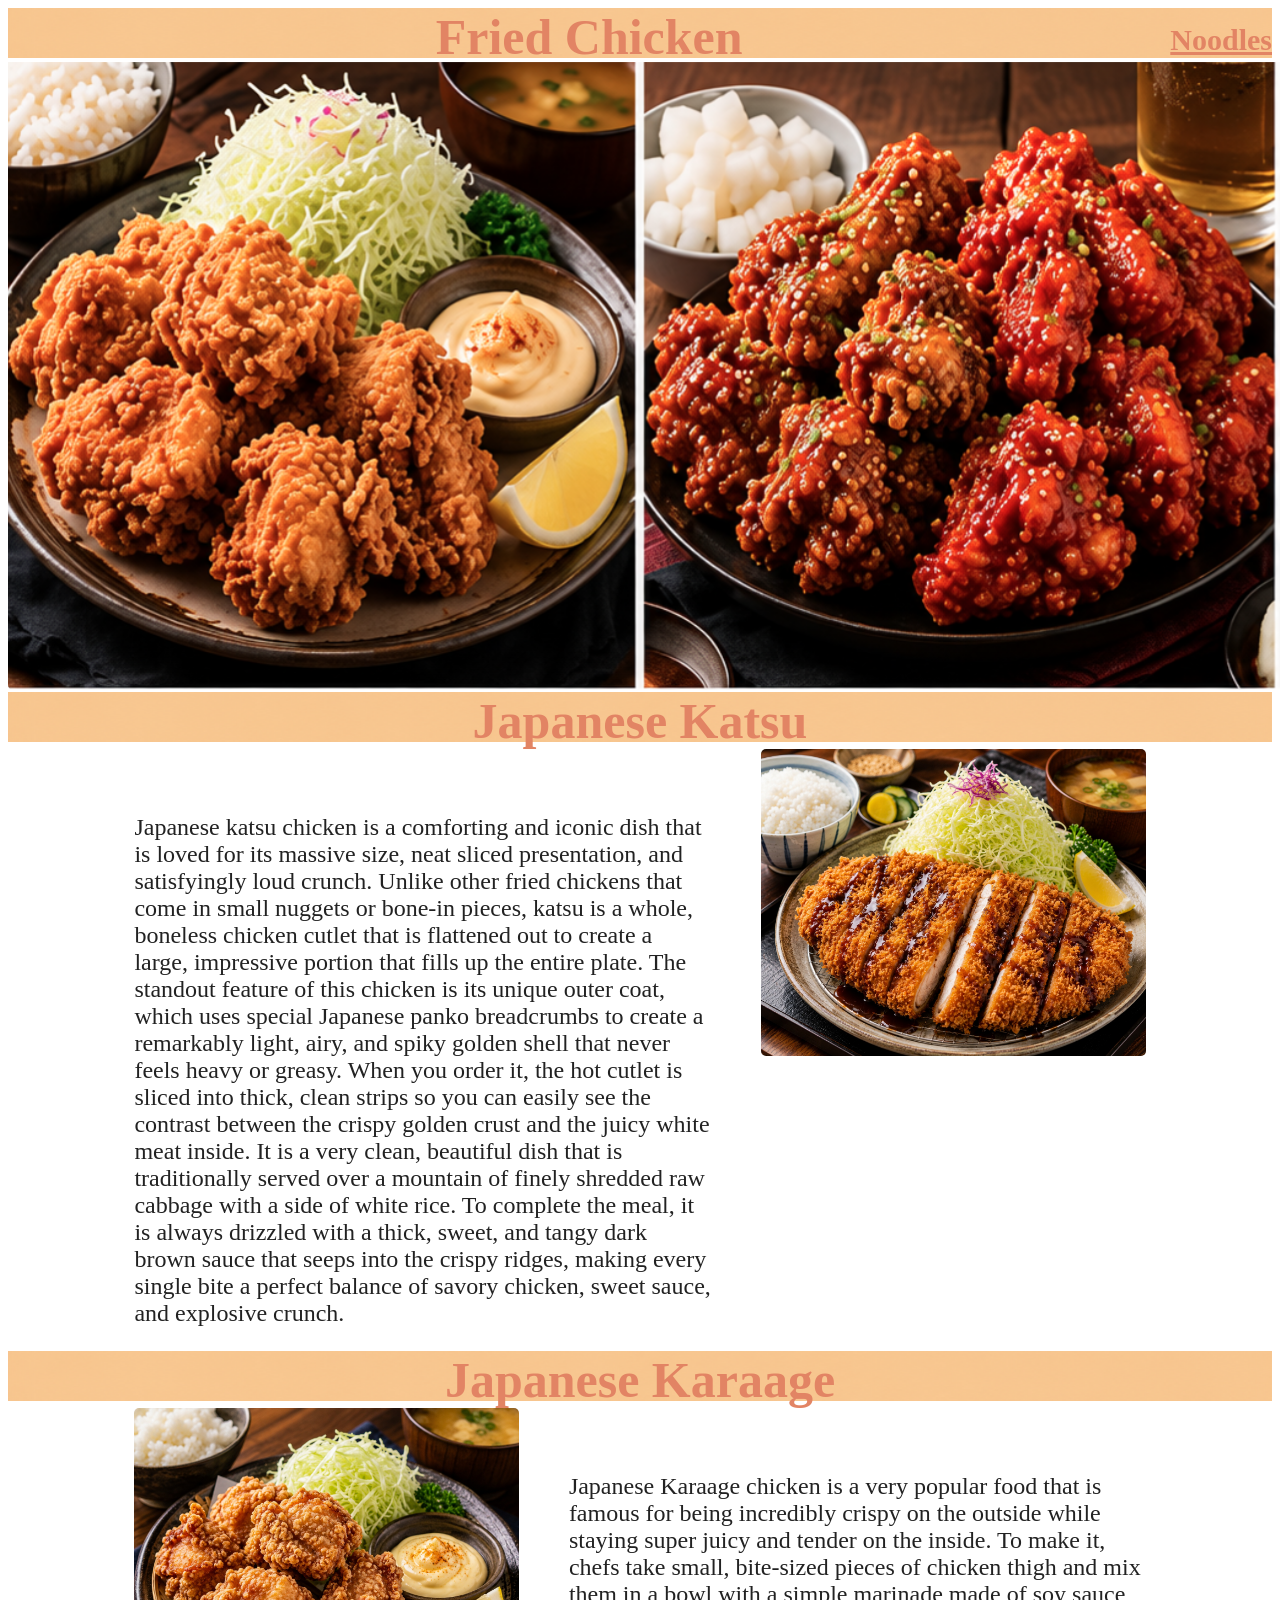
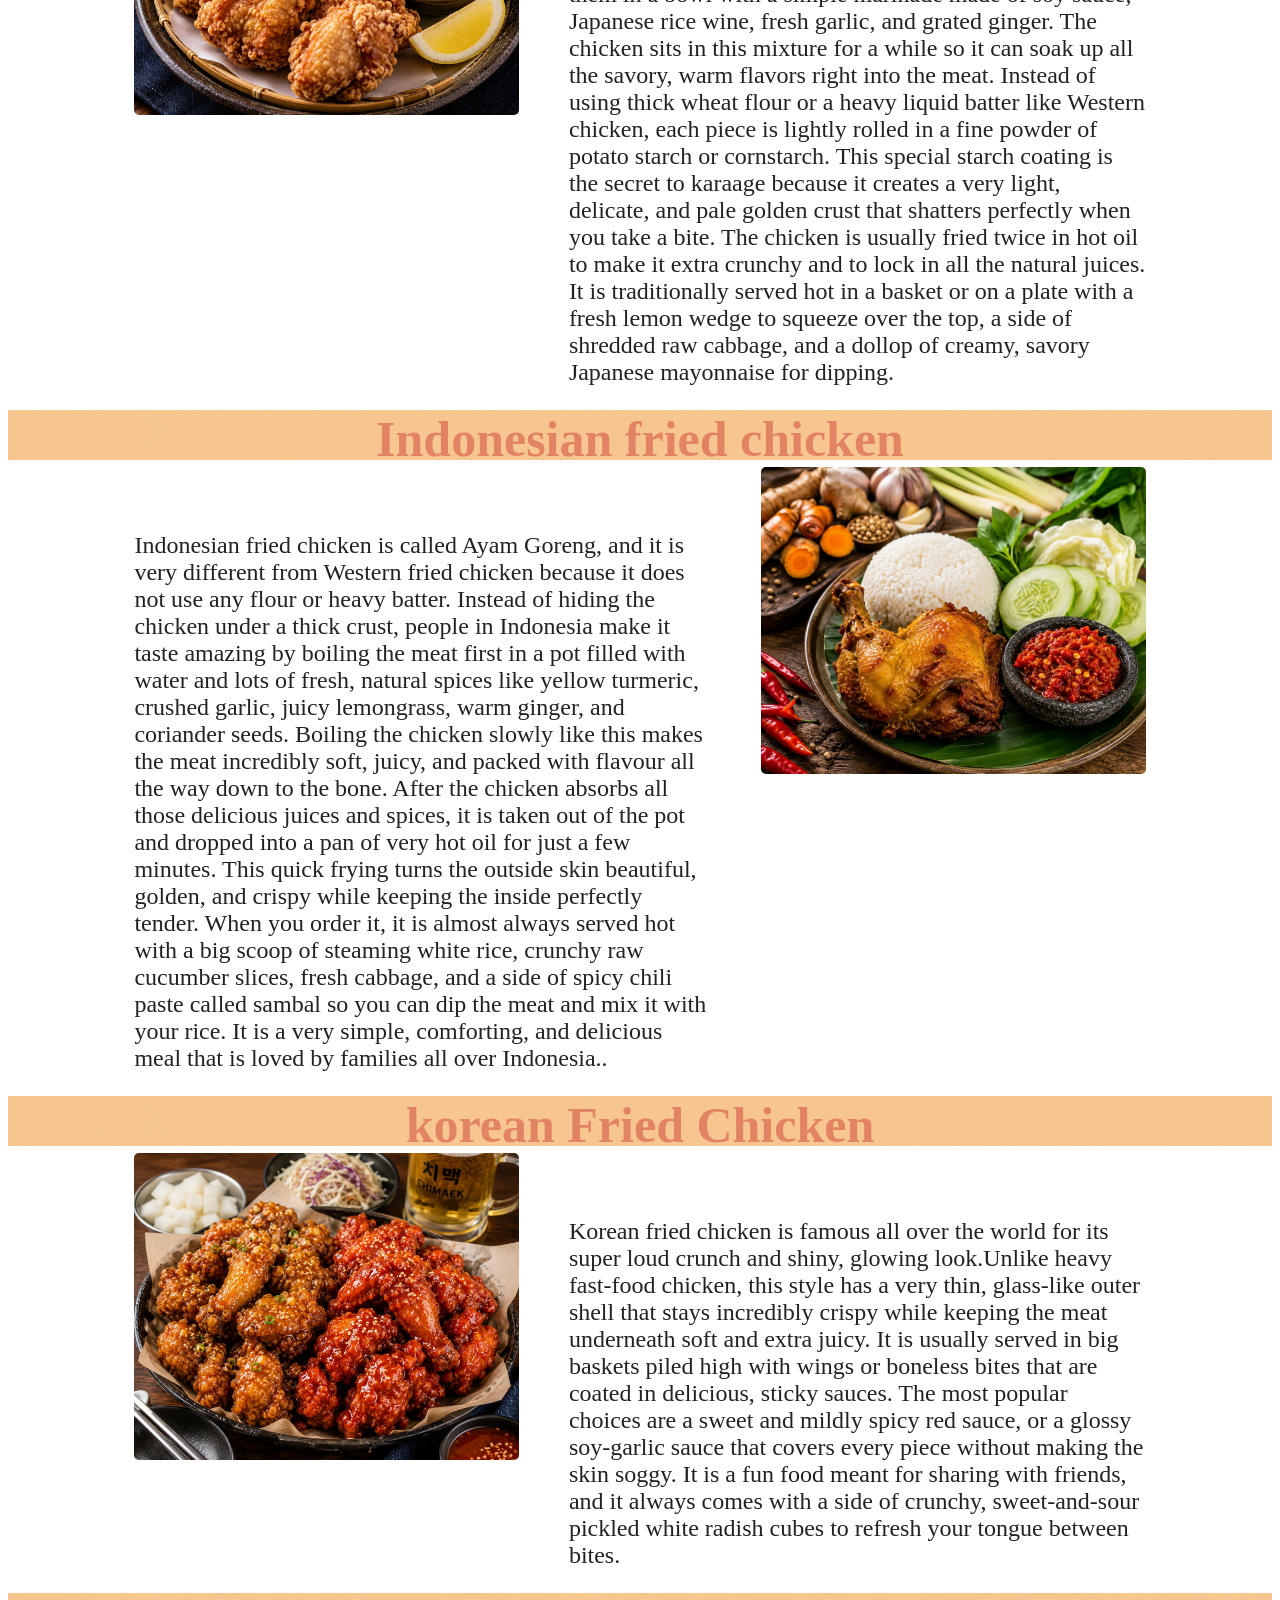
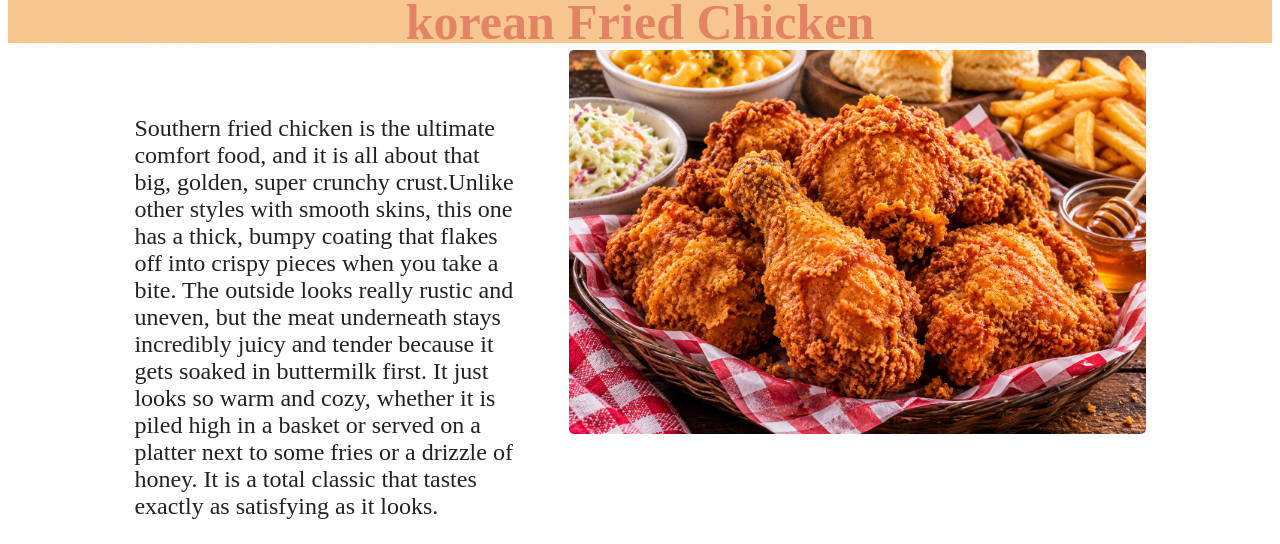
<file: Website Outcome/friedChicken.html>
<!DOCTYPE html>
<html lang="en">
<head>
    <meta charset="UTF-8">
    <meta name="viewport" content="width=device-width, initial-scale=1.0">
    <link rel="stylesheet" href="style.css">
    <title>Fried Chicken</title>
</head>
<body>
    <section class="hero-image">
    <h1 class="hero-text">
        Fried Chicken
        <a href="file:///H:/11DTP/Website%20Outcome/Noodles.html">Noodles</a>
    </h1>
    </section>
    <main class="mainimg">
        <img src="FriedChicken2.jpg" alt="FriedChicken">
    </main> 
    <section class="hero-image">
        <h1 class="hero-text">
            Japanese Katsu            
        </h1>   
 <!-- Two columns layout start -->
    <section class="two-column">
        <div class="info">  
            <p>Japanese katsu chicken is a comforting and iconic dish that is loved for its massive size, neat sliced presentation, and satisfyingly loud crunch. Unlike other fried chickens that come in small nuggets or bone-in pieces, katsu is a whole, boneless chicken cutlet that is flattened out to create a large, impressive portion that fills up the entire plate. The standout feature of this chicken is its unique outer coat, which uses special Japanese panko breadcrumbs to create a remarkably light, airy, and spiky golden shell that never feels heavy or greasy. When you order it, the hot cutlet is sliced into thick, clean strips so you can easily see the contrast between the crispy golden crust and the juicy white meat inside. It is a very clean, beautiful dish that is traditionally served over a mountain of finely shredded raw cabbage with a side of white rice. To complete the meal, it is always drizzled with a thick, sweet, and tangy dark brown sauce that seeps into the crispy ridges, making every single bite a perfect balance of savory chicken, sweet sauce, and explosive crunch.</p>
        </div>
        <div class="image">
            <img src="Katsu.jpg" alt="Japanese Katsu Chicken">    
        </div> 
    </section>
    <!-- Two columns layout end -->
    <section class="hero-image">
            <h1 class="hero-text">
                Japanese Karaage           
            </h1> 
<!-- Two columns layout start -->
    <section class="two-column1">
        <div class="image">
            <img src="karaage.jpg" alt="Japanese karaage Chicken">    
        </div> 
        <div class="info">  
            <p>Japanese Karaage chicken is a very popular food that is famous for being incredibly crispy on the outside while staying super juicy and tender on the inside. To make it, chefs take small, bite-sized pieces of chicken thigh and mix them in a bowl with a simple marinade made of soy sauce, Japanese rice wine, fresh garlic, and grated ginger. The chicken sits in this mixture for a while so it can soak up all the savory, warm flavors right into the meat. Instead of using thick wheat flour or a heavy liquid batter like Western chicken, each piece is lightly rolled in a fine powder of potato starch or cornstarch. This special starch coating is the secret to karaage because it creates a very light, delicate, and pale golden crust that shatters perfectly when you take a bite. The chicken is usually fried twice in hot oil to make it extra crunchy and to lock in all the natural juices. It is traditionally served hot in a basket or on a plate with a fresh lemon wedge to squeeze over the top, a side of shredded raw cabbage, and a dollop of creamy, savory Japanese mayonnaise for dipping.</p>
        </div>
    </section>
    <!-- Two columns layout end -->
     <section class="hero-image">
                <h1 class="hero-text">
                    Indonesian fried chicken           
                </h1> 
    <!-- Two columns layout start -->
        <section class="two-column">
            <div class="info">  
                <p>Indonesian fried chicken is called Ayam Goreng, and it is very different from Western fried chicken because it does not use any flour or heavy batter. Instead of hiding the chicken under a thick crust, people in Indonesia make it taste amazing by boiling the meat first in a pot filled with water and lots of fresh, natural spices like yellow turmeric, crushed garlic, juicy lemongrass, warm ginger, and coriander seeds. Boiling the chicken slowly like this makes the meat incredibly soft, juicy, and packed with flavour all the way down to the bone. After the chicken absorbs all those delicious juices and spices, it is taken out of the pot and dropped into a pan of very hot oil for just a few minutes. This quick frying turns the outside skin beautiful, golden, and crispy while keeping the inside perfectly tender. When you order it, it is almost always served hot with a big scoop of steaming white rice, crunchy raw cucumber slices, fresh cabbage, and a side of spicy chili paste called sambal so you can dip the meat and mix it with your rice. It is a very simple, comforting, and delicious meal that is loved by families all over Indonesia..</p>
            </div>
            <div class="image">
                <img src="Indonesian.jpg" alt="Indonesian fried chicken">    
            </div> 
        </section>
        <!-- Two columns layout end -->
        <section class="hero-image">
                <h1 class="hero-text">
                    korean Fried Chicken           
                </h1> 
    <!-- Two columns layout start -->
        <section class="two-column1">
            <div class="image">
                <img src="korean.jpg" alt="korean Fried Chicken">    
            </div> 
            <div class="info">  
                <p>Korean fried chicken is famous all over the world for its super loud crunch and shiny, glowing look.Unlike heavy fast-food chicken, this style has a very thin, glass-like outer shell that stays incredibly crispy while keeping the meat underneath soft and extra juicy. It is usually served in big baskets piled high with wings or boneless bites that are coated in delicious, sticky sauces. The most popular choices are a sweet and mildly spicy red sauce, or a glossy soy-garlic sauce that covers every piece without making the skin soggy. It is a fun food meant for sharing with friends, and it always comes with a side of crunchy, sweet-and-sour pickled white radish cubes to refresh your tongue between bites.</p>
            </div>
        </section>
        <!-- Two columns layout end -->
         
        <!-- Two columns layout end -->
        <section class="hero-image">
                <h1 class="hero-text">
                    korean Fried Chicken           
                </h1> 
    <!-- Two columns layout start -->
        <section class="two-column1">
            <div class="info">  
                <p>Southern fried chicken is the ultimate comfort food, and it is all about that big, golden, super crunchy crust.Unlike other styles with smooth skins, this one has a thick, bumpy coating that flakes off into crispy pieces when you take a bite. The outside looks really rustic and uneven, but the meat underneath stays incredibly juicy and tender because it gets soaked in buttermilk first. It just looks so warm and cozy, whether it is piled high in a basket or served on a platter next to some fries or a drizzle of honey. It is a total classic that tastes exactly as satisfying as it looks.</p>
            </div>
            <div class="image">
                <img src="southern.jpg" alt="southern Fried Chicken">    
            </div>    
        </section>
        <!-- Two columns layout end -->
</body>
</file>
<file: style.css>
.hero-image{
    background-image: url("HeroTextBackground.jpg");
    height: 50px;
    background-size: cover;
    background-position: center;
    background-repeat: no-repeat;
    color: rgb(226, 132, 100);
    margin: 0;
    margin-right: 3px;  
    margin-bottom: 3px;
}
.hero-image2 {
    background-image: url("HeroTextBackground2.jpg");
    height: 35px;
    background-size: cover;
    background-position: center;
    background-repeat: no-repeat;
    color: rgb(226, 132, 100);
    margin-top: 3px;
    margin-right: 3px;
    width: auto;
}
a {
    color: rgb(252, 190, 133);
    font-size: 30px;
    margin: 0;
    text-align: center;
    display: block;
}
p {
  color: rgb(34, 34, 34);
  font-size: 1.1rem; 
  margin-top: -20px;
}

@media (max-width: 768px) {
  p {
    font-size: x-large;
    margin-top: -40px;
  }
}

  
.hero-text{
    margin: 0;
    text-align: center; 
    font-size: 50px
}

.mainimg img{
    display: block;
    width: 100%;
    height: auto;
    margin-bottom: 2px;
    margin-top: 0px;

}
img{
    width: 100%;
    border-radius: 5px;
    height: auto;
    margin-top: -41px;
    margin-right: 0px; 
    height: fit-content;
}

.two-column{
    display: grid;
    grid-template-columns: 1.5fr 1.5fr;
    gap: 50px;
    width: 80%;
    margin: auto;
    margin-top: 40px;
}
.two-column1{
     display: grid;
    grid-template-columns: 1fr 1fr;
    gap: 50px;
    width: 80%;
    margin: auto;
    margin-top: 40px;   
}
</file>
<file: Website Outcome/style.css>
.hero-image{
    background-image: url("HeroTextBackground.jpg");
    height: 50px;
    background-size: cover;
    background-position: center;
    background-repeat: no-repeat;
    color: rgb(226, 132, 100);
    margin: 0;
    margin-right: auto
}
a {
    color: rgb(226, 132, 100);
    text-align: right;
    font-size: 30px;
    float: right;
    margin-top: 15px;
}
p{
    color: rgb(34, 34, 34);
    font-size: x-large  ;
}

  
.hero-text{
    margin: 0;
    text-align: center; 
    font-size: 50px
}

.mainimg img{
    display: block;
    width: 1892px;
    height: auto;
    margin-bottom: 2px;
    object-fit: cover
}
img{
    width: 100%;
    border-radius: 5px;
    height: auto;
    margin-top: -41px;
    margin-right: 0px; 
}

.two-column{
    display: grid;
    grid-template-columns: 1.5fr 1fr; 
    gap: 50px;
    width: 80%;
    margin: auto;
    margin-top: 40px;
}
.two-column1 {
    display: grid;
    grid-template-columns: 1fr 1.5fr; 
    gap: 50px;
    width: 80%;
    margin: auto;
    margin-top: 40px;
}
</file>
